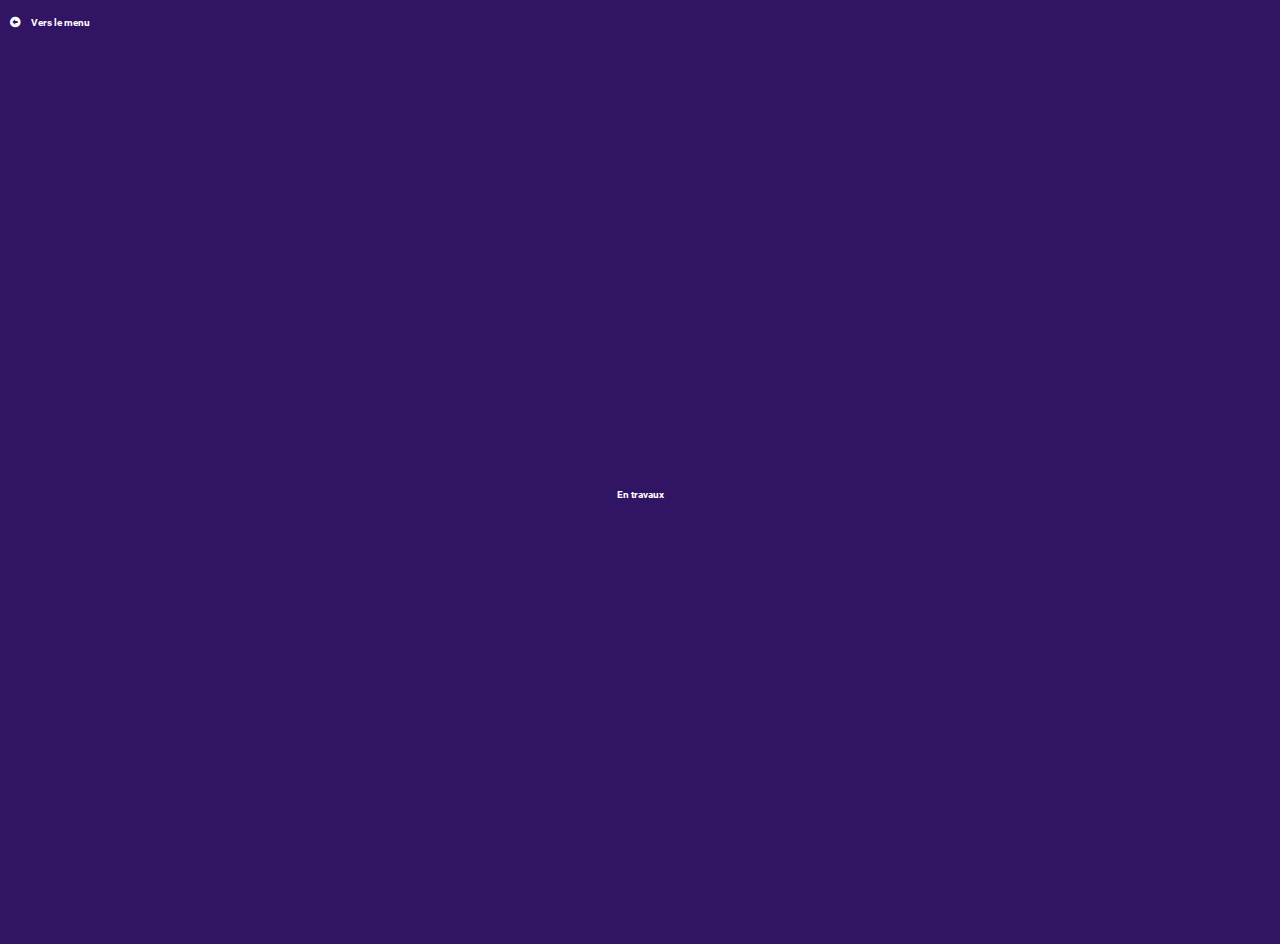
<file: questionCreation.html>
<!DOCTYPE html>
<html lang="en">
<head>
    <meta charset="UTF-8">
    <meta http-equiv="X-UA-Compatible" content="IE=edge">
    <meta name="viewport" content="width=device-width, initial-scale=1.0">
    <link rel="stylesheet" href="assets/fontawesome/css/all.min.css">
    <link rel="stylesheet" href="assets/css/style.css">
    <link rel="stylesheet" href="assets/css/quiz.css">
    <title>Création de question</title>
</head>
<body>

    <nav>
        <ul class="navbar">
            <li><a href="index.html"><i class="fa-solid fa-circle-left"></i>Vers le menu</a></li>
        </ul>
    </nav>

    <main>

        <div class="f-col f-center" style="height: 100vh">En travaux</div>

    </main>
    
</body>
</html>
</file>
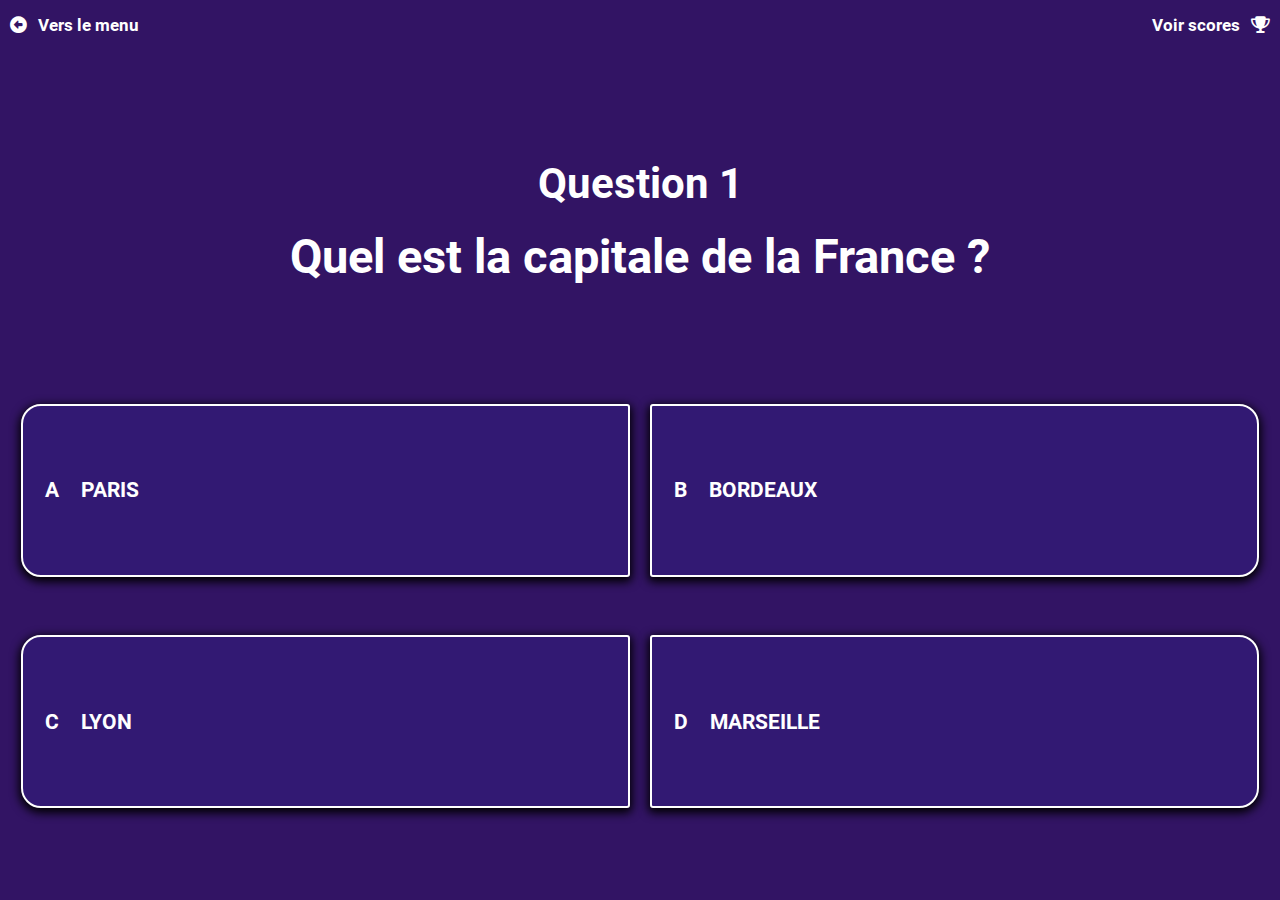
<file: quiz.html>
<!DOCTYPE html>
<html lang="en">
<head>
    <meta charset="UTF-8">
    <meta http-equiv="X-UA-Compatible" content="IE=edge">
    <meta name="viewport" content="width=device-width, initial-scale=1.0">
    <link rel="stylesheet" href="assets/fontawesome/css/all.min.css">
    <link rel="stylesheet" href="assets/css/style.css">
    <link rel="stylesheet" href="assets/css/quiz.css">
    <title>Quiz</title>
</head>
<body>
    
    <div class="container f-center f-col">

        <header class="header">

            <nav>
                <ul class="navbar f-row">
                    <li><a href="index.html"><i class="fa-solid fa-circle-left"></i>Vers le menu</a></li>
                    <li><a href="scores.html">Voir scores<i class="fa-solid fa-trophy"></i></a></li>
                </ul>
            </nav>

        </header>
        
        <main class="main"> 

            <div class="containerQuiz f-col f-center">

                <div class="containerQuestion f-col f-center">

                    <h1 id="js-questionNumber">Question 1</h1>
                    <h2 id="js-question">Quel est la capitale de la France ?</h2>

                </div>

                <div class="containerChoices f-center">
                        
                    <div class="btn choice choice1 f-row">

                        <p>A</p>
                        <a href="#" data-value="1">Paris</a>

                    </div>

                    <div class="btn choice choice2 f-row" data-value="2">

                        <p>B</p>
                        <a href="#" class="js-choice">Bordeaux</a>

                    </div>
                    
                    <div class="btn choice choice3 f-row" data-value="3">

                        <p>C</p>
                        <a href="#" class="js-choice">Lyon</a>

                    </div>
                    
                    <div class="btn choice choice4 f-row" data-value="4">

                        <p>D</p>
                        <a href="#" class="js-choice">Marseille</h3>

                    </div>

                </div>

            </div>

        </main>

    </div>


</body>
</html>
</file>
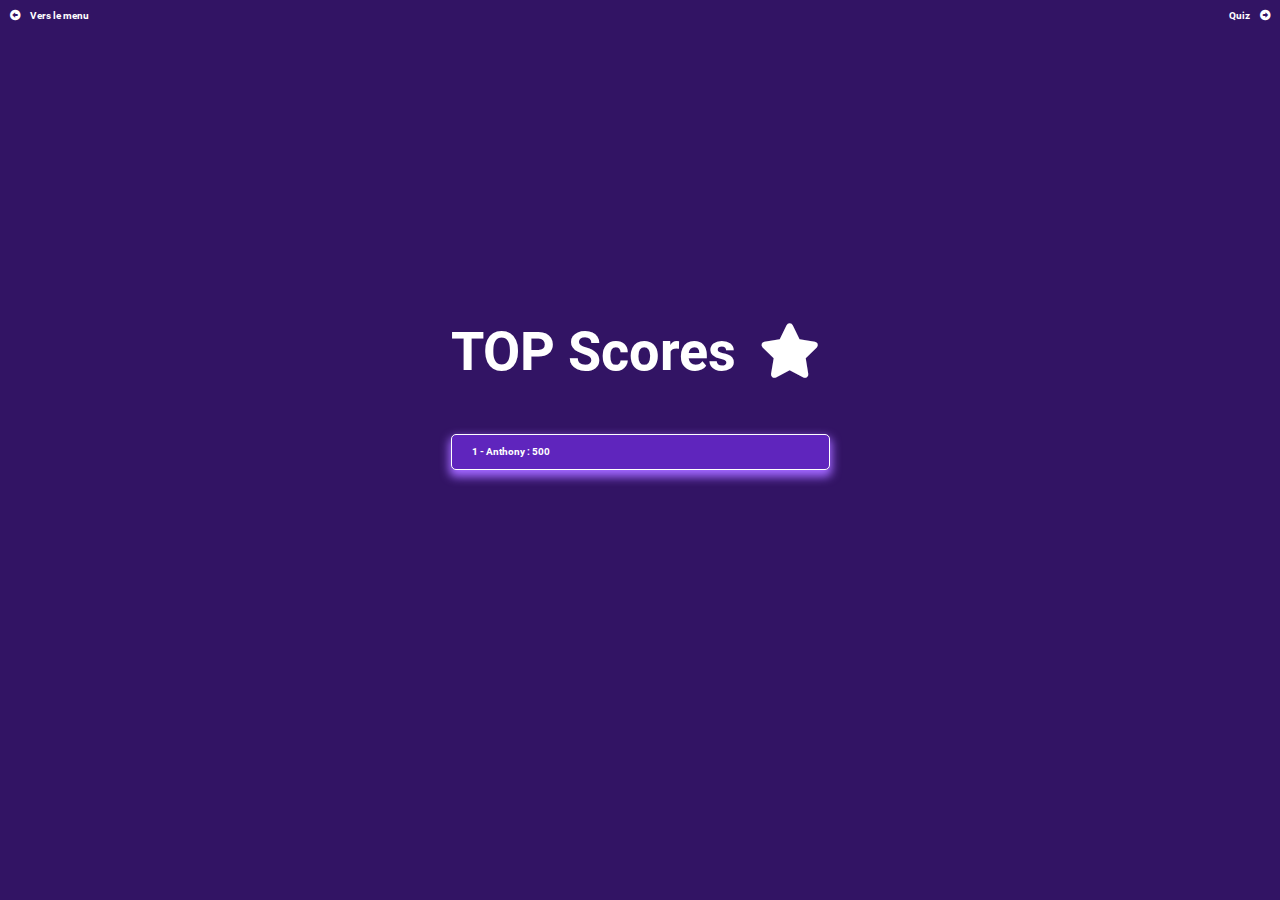
<file: scores.html>
<!DOCTYPE html>
<html lang="en">
<head>
    <meta charset="UTF-8">
    <meta http-equiv="X-UA-Compatible" content="IE=edge">
    <meta name="viewport" content="width=device-width, initial-scale=1.0">
    <link rel="stylesheet" href="assets/fontawesome/css/all.min.css">
    <link rel="stylesheet" href="assets/css/style.css">
    <link rel="stylesheet" href="assets/css/scores.css">
    <title>Scores</title>
</head>
<body>

    <nav>
        <ul class="navbar">
            <li><a href="index.html"><i class="fa-solid fa-circle-left"></i>Vers le menu</a></li>
            <li><a href="index.html">Quiz<i class="fa-solid fa-circle-right"></i></a></li>
        </ul>
    </nav>

    <main>

        <div class="f-center container">

            <div class="f-col containerScores">

                <h1>TOP Scores <i class="fa-solid fa-star"></i></h1>

                <ul class="highscores">1 - Anthony : 500</ul>

            </div>

        </div>
    </main>
    
</body>
</html>
</file>
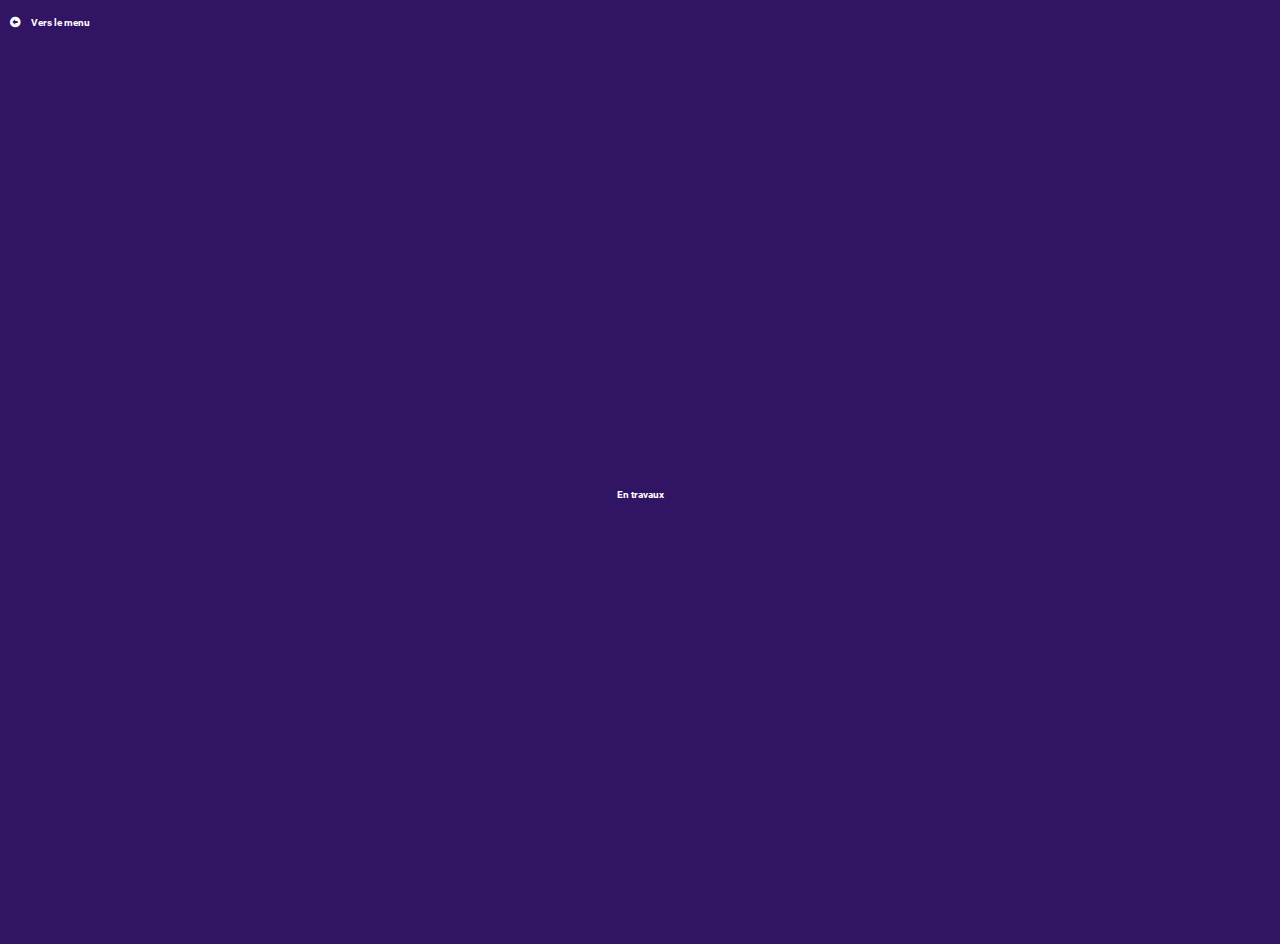
<file: showQuestions.html>
<!DOCTYPE html>
<html lang="en">
<head>
    <meta charset="UTF-8">
    <meta http-equiv="X-UA-Compatible" content="IE=edge">
    <meta name="viewport" content="width=device-width, initial-scale=1.0">
    <link rel="stylesheet" href="assets/fontawesome/css/all.min.css">
    <link rel="stylesheet" href="assets/css/style.css">
    <link rel="stylesheet" href="assets/css/quiz.css">
    <title>Questions</title>
</head>
<body>

    <nav>
        <ul class="navbar">
            <li><a href="index.html"><i class="fa-solid fa-circle-left"></i>Vers le menu</a></li>
        </ul>
    </nav>

    <main>

        <div class="f-col f-center" style="height: 100vh">En travaux</div>

    </main>
    
</body>
</html>
</file>
<file: assets/css/style.css>
/* 
=============================================================
=====================      GLOBAL      ======================
=============================================================
*/

@font-face {
    font-family: "roboto-bold";
    src: url("../fonts/Roboto-Bold.ttf");
}

@font-face {
    font-family: "roboto-regular";
    src: url("../fonts/Roboto-Regular.ttf");
}

* {
    margin: 0;
    padding: 0;
    box-sizing: border-box;
    text-decoration: none;
    list-style: none;
    color: white;
    font-family: "roboto-bold";
}

:root {
    --clr-primary : rgb(50, 20, 100);
    --clr-secondary : rgb(50, 25, 115);

    --clr-hoverPrimary : rgb(95, 37, 189);
    --clr-hoverSecondary : rgb(161, 102, 255);

    background-color: var(--clr-primary);

    font-size: 65.5%;
}

/* -------------------------------------------------------- */
/* CONTAINERS */

.container {
    height: 100vh;
    width: 100vw;
}

.f-col {
    display: flex;
    flex-direction: column;
}

.f-row {
    display: flex;
    align-items: center;
}

.f-center {
    display: flex;
    justify-content: center;
    align-items: center;
}

.f-row {
    display: flex;
    flex-direction: row;
}

.text-align {
    text-align: center;
}

/* -------------------------------------------------------- */
/* TITLES */

h1, h2, h3, h4 {
    text-align: center;
}

h1 {
    font-size: 5.2rem;
}

h2 {
    font-size: 3.6rem;
}

h3 {
    font-size: 3rem;
}

h4 {
    font-size: 2.4rem;
}

/* -------------------------------------------------------- */
/* Buttons */

.btn {
    font-size: 2rem;
    text-transform: uppercase;
    background-color: var(--clr-secondary);
    box-shadow: 0px 3px 10px 2px rgb(0, 0, 0);
    border: solid 2px;
    text-align: center;
    padding: 5rem 0;
}

.btn:hover {
    background-color: var(--clr-hoverPrimary);
    box-shadow: 0px 8px 10px 2px var(--clr-hoverSecondary);
    transform: translateY(-.5rem);
    transition: all ease-in-out .3s;
    cursor: pointer;
}


/* 
=============================================================
=====================      HEADER      ======================
=============================================================
*/


.header {
    margin: 5rem 0;
}


/* 
===========================================================
=====================      MAIN      ======================
===========================================================
*/


.containerBtns {
    width: 80vw;
    margin: 0 auto;
    gap: 2.5rem;
}

.containerBtns > * {
    width: 100%;
}

.btnTop {
    gap: 2.5rem;
}

.btnTop a:first-child {
    border-radius: 20px 20px 2px 2px;
}

.btnTop a:last-child {
    border-radius: 2px 2px 20px 20px;
}

.btnBottom {
    justify-content: space-between;
    gap: 2.5rem;
}

.btnBottom a {
    width: 100%;
}

.btnBottom a:first-child {
    border-radius: 20px 2px 2px 20px;
}

.btnBottom a:last-child {
    border-radius: 2px 20px 20px 2px;
}


/* 
===========================================================
=================      MEDIA QUERIES      =================
===========================================================
*/


@media screen and (max-width:880px) {

    .header {
        margin: 2rem 0;
    }
    
    .containerBtns {
        gap: 1.5rem;
    }

    .btnTop {
        gap: 1.5rem;
    }

    .btnTop a:last-child {
        border-radius: 2px 2px 2px 2px;
    }

    .btnBottom {
        gap: 1.5rem;
        flex-direction: column;
    }

    .btnBottom a:first-child {
        border-radius: 2px 2px 2px 2px;
    }
    
    .btnBottom a:last-child {
        border-radius: 2px 2px 20px 20px;
    }
}

/* -------------------------------------------- */
@media screen and (max-width:425px) {
    .containerBtns {
        width: 95vw;
    }
}
</file>
<file: assets/css/quiz.css>
/* 
===============================================================
======================      HEADER      =======================
===============================================================
*/

.header {
    width: 100%;
    height: 10%;
    font-size: 1.6rem;
    margin: 0;
}

.navbar {
    justify-content: space-between;
}

i {
    margin: 1.6rem 1rem;
}


/* 
===============================================================
=====================      QUESTION      ======================
===============================================================
*/

.main {
    width: 100%;
    height: 90%;
    overflow: hidden;
}

.containerQuiz {
    width: 100%;
    height: 100%;
    padding: 0 2rem;
}

.containerQuestion {
    height: 30%;
    width: 100vw;
}

#js-questionNumber {
    font-size: 4rem;
    margin: 2rem 0;
}

#js-question {
    font-size: 4.5rem;
}


/* 
==============================================================
=====================      CHOICES      ======================
==============================================================
*/


.containerChoices {  
    padding: 5rem 0;
    width: 100%;
    height: 70%;
    display: grid;
    grid-template-columns: 1fr 1fr;
    grid-template-rows: 1fr 1fr;
    gap: 2rem 2rem;
    grid-auto-flow: row;
    align-content: center;
    align-items: center;
    grid-template-areas:
      "choice1 choice2"
      "choice3 choice4";
} 
  
.choice1 { grid-area: choice1; }

.choice2 { grid-area: choice2; }

.choice3 { grid-area: choice3; }

.choice4 { grid-area: choice4; }

 
.choice {
    width: 100%;
    border-radius: 3px;
}

.choice p {
    padding: 0.9rem 1.1rem;
    margin: 1rem;
    font-size: 2rem;
}

.choice:hover p {
    transform: scale(1.8);
    transition: all ease-in-out .5s;
}

.choice:first-child {
    border-radius: 20px 3px 3px 20px;
}

.choice:nth-child(2) {
    border-radius: 3px 20px 20px 3px;
}

.choice:nth-child(3) {
    border-radius: 20px 3px 3px 20px;
}

.choice:nth-child(4) {
    border-radius: 3px 20px 20px 3px;
}


/* 
====================================================================
=====================      MEDIA QUERIES      ======================
====================================================================
*/

@media screen and (max-width:768px) {
    #js-questionNumber {
        font-size: 3rem;
    }

    .containerChoices {
        gap: 1rem 1rem;
    }
}

@media screen and (max-width:610px) {

    #js-questionNumber {
        font-size: 2.5rem;
        margin: 1rem;
    }
    
    #js-question {
        font-size: 3.5rem;
    }


    .containerChoices {
        display: flex;
        flex-wrap: wrap;
    }
    
    .btn {
        padding: 1.5rem 0;
    }

    .choice:first-child {
        border-radius: 20px 20px 3px 3px;
    }
    
    .choice:nth-child(2) {
        border-radius: 3px 3px 3px 3px;
    }
    
    .choice:nth-child(3) {
        border-radius: 3px 3px 3px 3px;
    }
    
    .choice:nth-child(4) {
        border-radius: 3px 3px 20px 20px;
    }
}

@media screen and (max-width:400px) {
    #js-questionNumber {
        font-size: 2rem;
        margin: 1rem;
    }
    
    #js-question {
        font-size: 3.5rem;
    }

    .containerQuiz {
        padding: 0 1rem;
    }
}

@media screen and (max-width:335px) {
    #js-questionNumber {
        margin: 1rem;
    }
    
    #js-question {
        font-size: 3rem;
    }
}

@media screen and (max-width:270px) {
    .navbar {
        flex-direction: column;
    }

    #js-questionNumber {
        margin: 1rem;
    }
    
    #js-question {
        font-size: 2rem;
    }
}
</file>
<file: assets/css/scores.css>
.navbar {
    display: flex;
    justify-content: space-between;
}

i {
    margin: 1rem 10px;
}

/* MAIN */

.container {
    height: 80vh;
}

.containerScores {
    gap: 5vh;
}


.highscores {
    height: 100%;
    padding: 1rem 2rem;
    border: solid 1px;
    border-radius: 5px;
    background-color: rgb(95, 37, 189);
    box-shadow: 0px 5px 10px 2px rgb(161, 102, 255);
}
</file>
